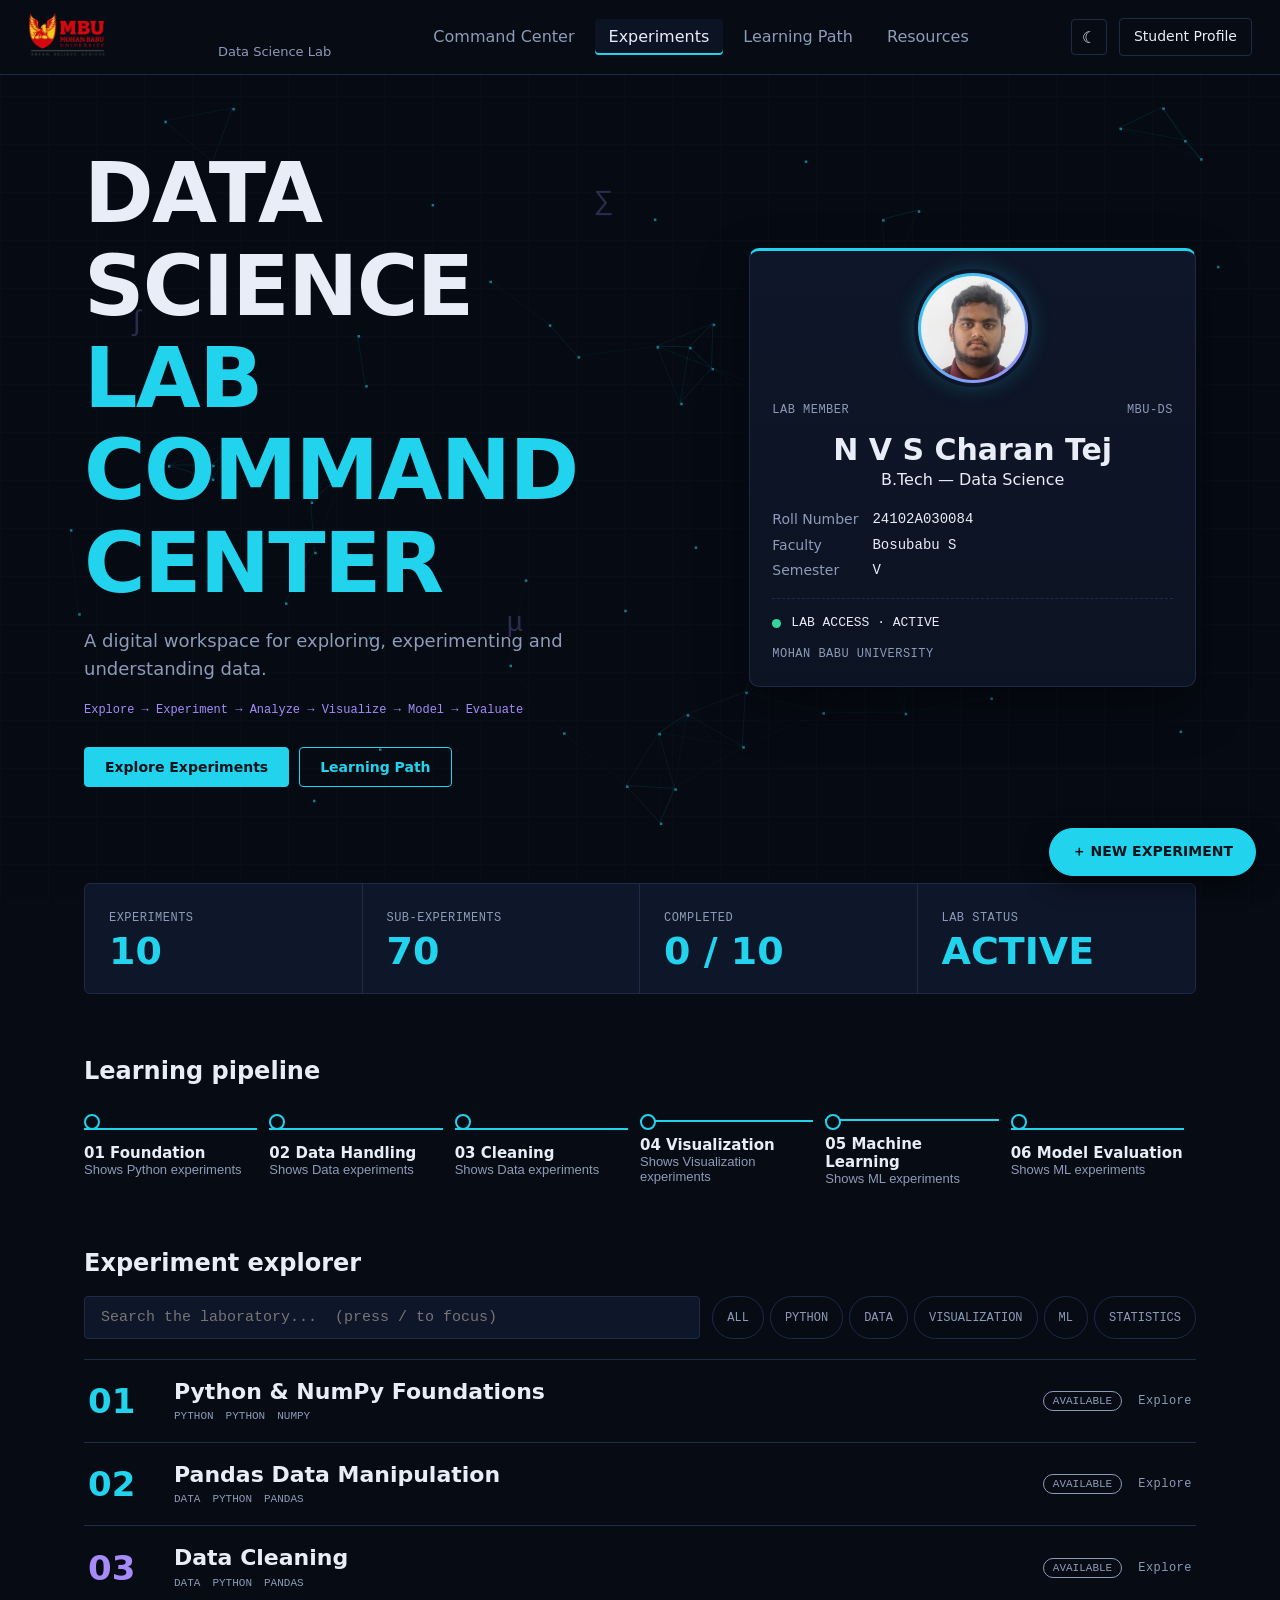
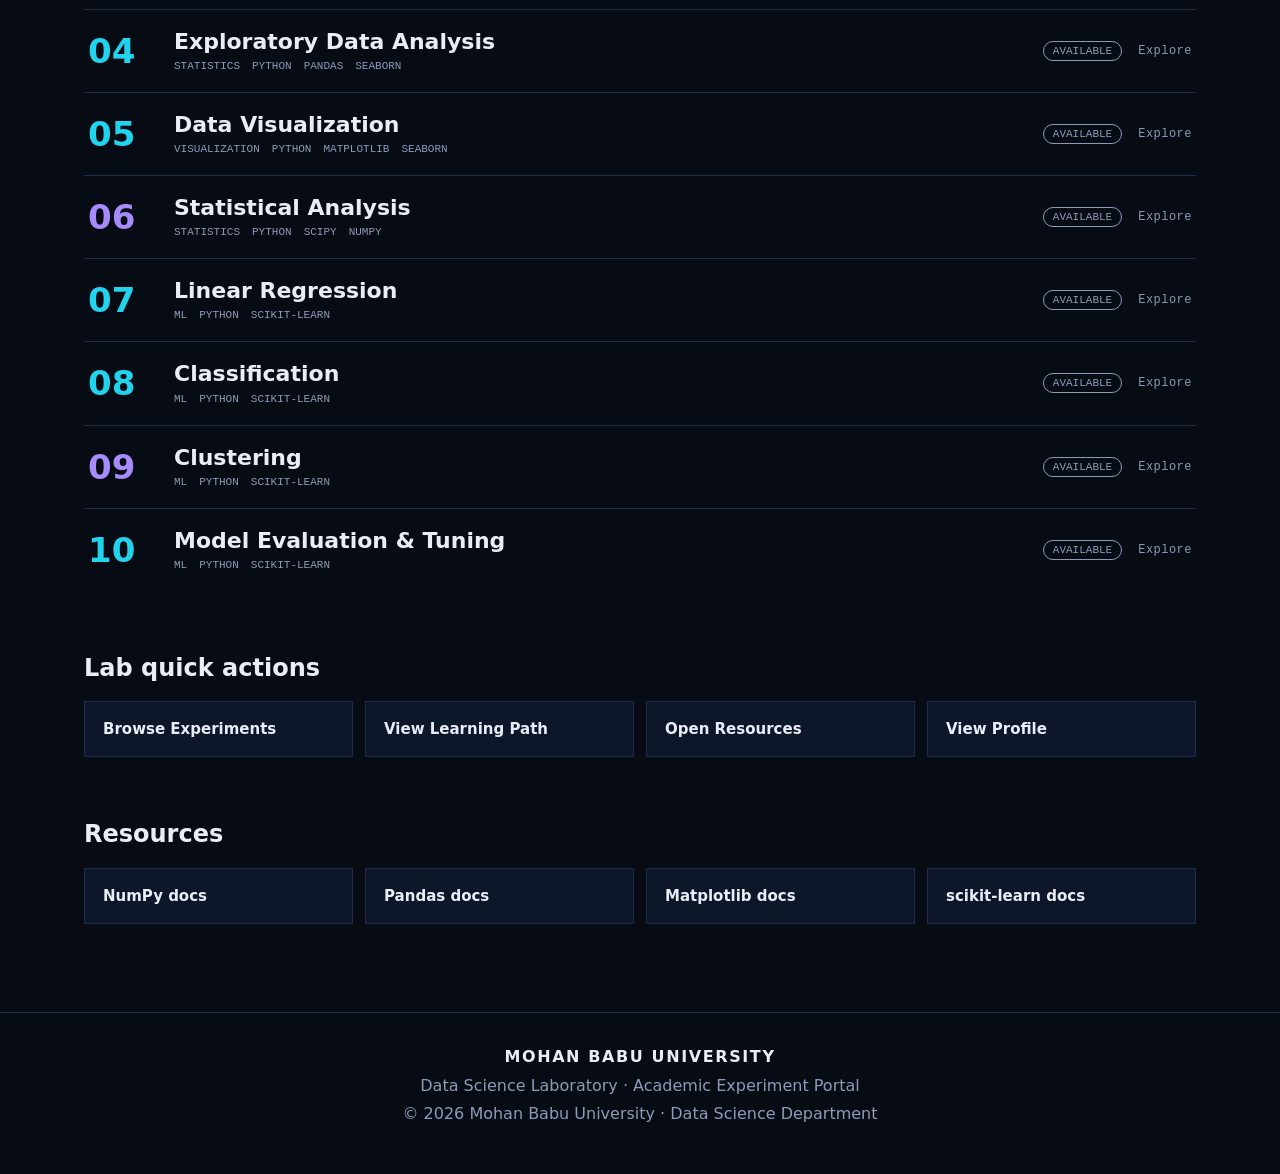
<file: index.html>
<!DOCTYPE html>
<html lang="en" data-theme="dark">

<head>
    <meta charset="utf-8">
    <meta name="viewport" content="width=device-width,initial-scale=1">
    <title>MBU Data Science Lab Command Center</title>
    <link rel="stylesheet" href="css/style.css">
</head>

<body>
    <header id="hdr"></header>
    <main id="top">
        <section class="hero" aria-label="Introduction"><canvas id="bg" aria-hidden="true"></canvas>
            <span class="sym" style="top:14%;left:46%">∑</span><span class="sym"
                style="top:70%;left:38%;animation-delay:2s">μ</span><span class="sym"
                style="top:30%;left:4%;animation-delay:4s">∫</span>
            <div>
                <h1>DATA SCIENCE<span>LAB COMMAND CENTER</span></h1>
                <p class="lead">A digital workspace for exploring, experimenting and understanding data.</p>
                <div class="flow">Explore → Experiment → Analyze → Visualize → Model → Evaluate</div>
                <a class="btn" href="#explorer">Explore Experiments</a><a class="btn g" href="#pipeline">Learning
                    Path</a>
            </div>
            <aside class="badge" id="badge" aria-label="Student lab badge">
                <div class="profile-photo" role="img" aria-label="Student logo for N V S Charan Tej">
                    <img src="assets/profile-photo.jpeg" alt="Profile photo of N V S Charan Tej">
                </div>

<div class="k">
    <span>LAB MEMBER</span>
    <span>MBU-DS</span>
</div>

<h2>N V S Charan Tej</h2>
<div>B.Tech — Data Science</div>

<dl>
    <dt>Roll Number</dt>
    <dd>24102A030084</dd>

    <dt>Faculty</dt>
    <dd>Bosubabu S</dd>

    <dt>Semester</dt>
    <dd>V</dd>
                </dl>
                <div class="acc"><span class="dot"></span>LAB ACCESS · ACTIVE</div>
                <div class="k" style="margin-top:12px">MOHAN BABU UNIVERSITY</div>
            </aside>
        </section>
        <section aria-label="Lab analytics">
            <div class="stats" id="stats"></div>
        </section>
        <section id="pipeline">
            <h2>Learning pipeline</h2>
            <div class="pipe" id="pipe"></div>
        </section>
        <section id="explorer">
            <h2>Experiment explorer</h2>
            <div class="bar"><input id="q" type="search" placeholder="Search the laboratory...  (press / to focus)"
                    aria-label="Search experiments">
                <div class="chips" id="chips" role="group" aria-label="Filter"></div>
            </div>
            <div id="list" aria-live="polite"></div>
        </section>
        <section id="actions">
            <h2>Lab quick actions</h2>
            <div class="qa"><a href="#explorer">Browse Experiments</a><a href="#pipeline">View Learning Path</a><a
                    href="#resources">Open Resources</a><a href="#badge">View Profile</a></div>
        </section>
        <section id="resources">
            <h2>Resources</h2>
            <div class="qa" id="res"></div>
        </section>
    </main>
    <button class="btn fab" id="add">＋ NEW EXPERIMENT</button>
    <dialog id="dlg" aria-label="New experiment">
        <h2>New experiment</h2>
        <form id="frm" method="dialog"></form>
    </dialog>
    <footer id="ftr"></footer>
    <script src="js/data.js"></script>
    <script src="js/index.js"></script>
</body>

</html>
</file>
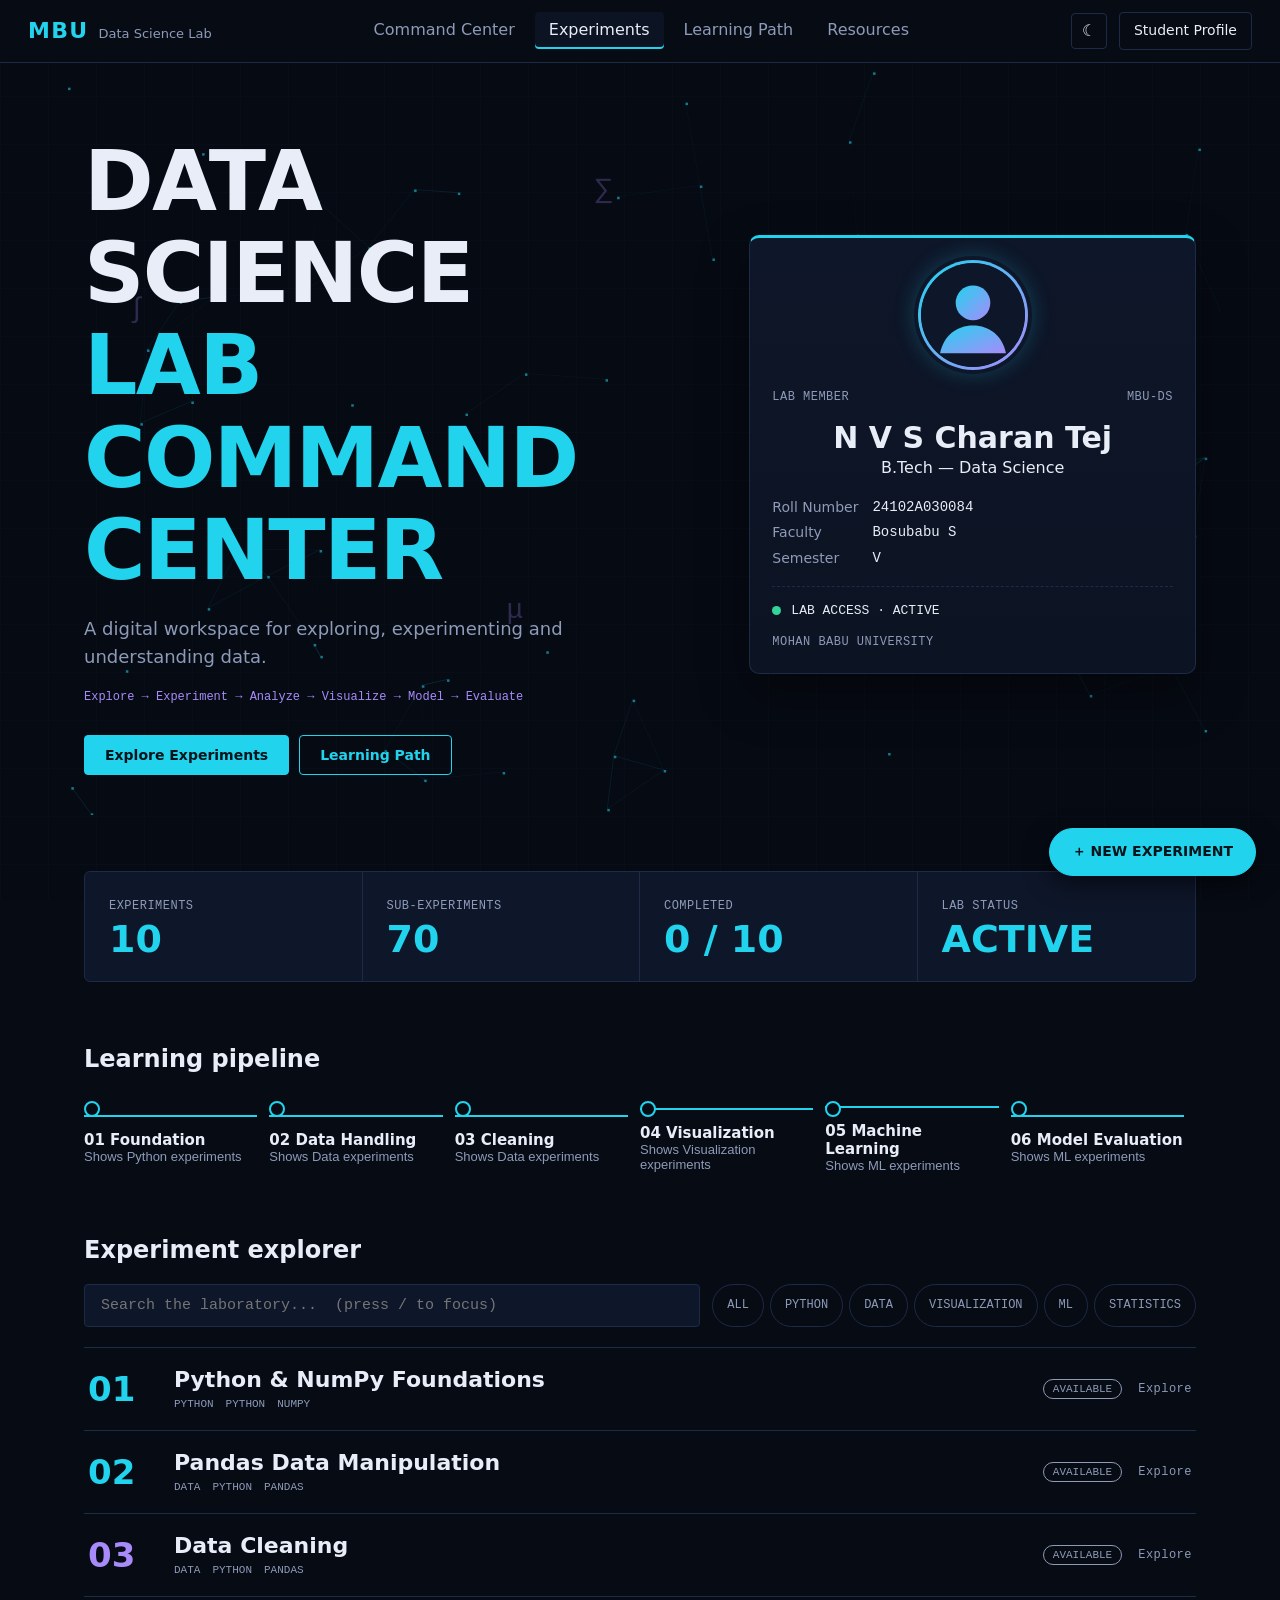
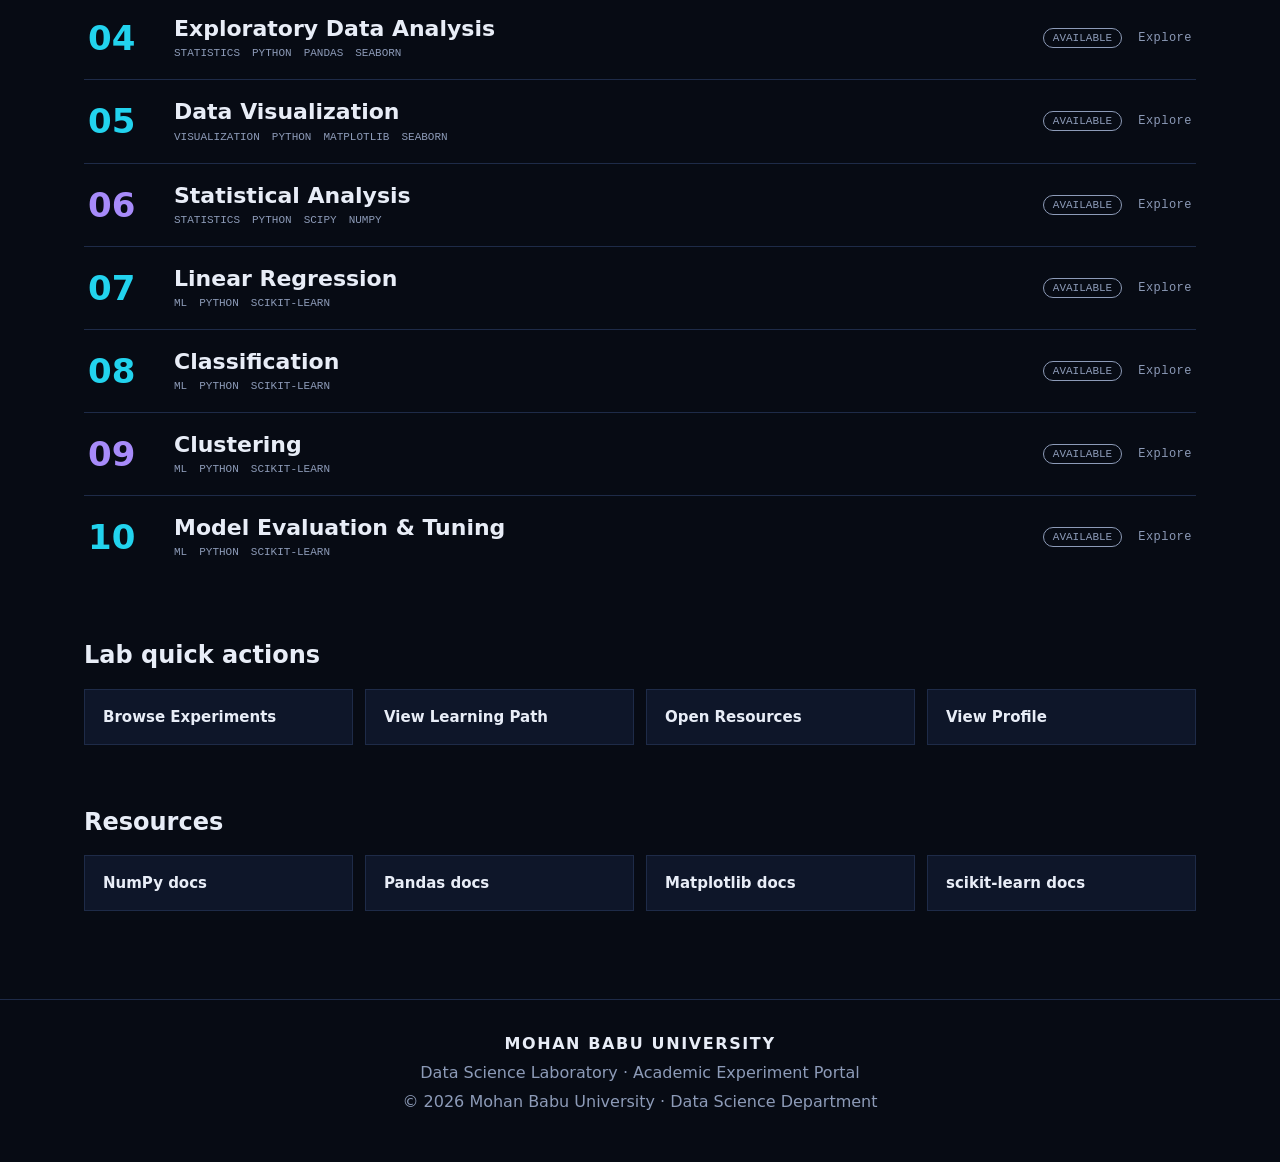
<file: lab/index.html>
<!DOCTYPE html>
<html lang="en" data-theme="dark">

<head>
    <meta charset="utf-8">
    <meta name="viewport" content="width=device-width,initial-scale=1">
    <title>MBU Data Science Lab Command Center</title>
    <link rel="stylesheet" href="css/style.css">
</head>

<body>
    <header id="hdr"></header>
    <main id="top">
        <section class="hero" aria-label="Introduction"><canvas id="bg" aria-hidden="true"></canvas>
            <span class="sym" style="top:14%;left:46%">∑</span><span class="sym"
                style="top:70%;left:38%;animation-delay:2s">μ</span><span class="sym"
                style="top:30%;left:4%;animation-delay:4s">∫</span>
            <div>
                <h1>DATA SCIENCE<span>LAB COMMAND CENTER</span></h1>
                <p class="lead">A digital workspace for exploring, experimenting and understanding data.</p>
                <div class="flow">Explore → Experiment → Analyze → Visualize → Model → Evaluate</div>
                <a class="btn" href="#explorer">Explore Experiments</a><a class="btn g" href="#pipeline">Learning
                    Path</a>
            </div>
            <aside class="badge" id="badge" aria-label="Student lab badge">
                <div class="profile-photo" role="img" aria-label="Student logo for N V S Charan Tej">
                    <svg viewBox="0 0 120 120" xmlns="http://www.w3.org/2000/svg">
                        <defs>
                            <linearGradient id="av" x1="0" y1="0" x2="1" y2="1">
                                <stop offset="0" stop-color="#22d3ee"/>
                                <stop offset="1" stop-color="#a78bfa"/>
                            </linearGradient>
                        </defs>
                        <circle cx="60" cy="60" r="60" fill="#0e1629"/>
                        <circle cx="60" cy="46" r="20" fill="url(#av)"/>
                        <path d="M22 104c4-20 19-32 38-32s34 12 38 32" fill="url(#av)"/>
                    </svg>
                </div>

<div class="k">
    <span>LAB MEMBER</span>
    <span>MBU-DS</span>
</div>

<h2>N V S Charan Tej</h2>
<div>B.Tech — Data Science</div>

<dl>
    <dt>Roll Number</dt>
    <dd>24102A030084</dd>

    <dt>Faculty</dt>
    <dd>Bosubabu S</dd>

    <dt>Semester</dt>
    <dd>V</dd>
                </dl>
                <div class="acc"><span class="dot"></span>LAB ACCESS · ACTIVE</div>
                <div class="k" style="margin-top:12px">MOHAN BABU UNIVERSITY</div>
            </aside>
        </section>
        <section aria-label="Lab analytics">
            <div class="stats" id="stats"></div>
        </section>
        <section id="pipeline">
            <h2>Learning pipeline</h2>
            <div class="pipe" id="pipe"></div>
        </section>
        <section id="explorer">
            <h2>Experiment explorer</h2>
            <div class="bar"><input id="q" type="search" placeholder="Search the laboratory...  (press / to focus)"
                    aria-label="Search experiments">
                <div class="chips" id="chips" role="group" aria-label="Filter"></div>
            </div>
            <div id="list" aria-live="polite"></div>
        </section>
        <section id="actions">
            <h2>Lab quick actions</h2>
            <div class="qa"><a href="#explorer">Browse Experiments</a><a href="#pipeline">View Learning Path</a><a
                    href="#resources">Open Resources</a><a href="#badge">View Profile</a></div>
        </section>
        <section id="resources">
            <h2>Resources</h2>
            <div class="qa" id="res"></div>
        </section>
    </main>
    <button class="btn fab" id="add">＋ NEW EXPERIMENT</button>
    <dialog id="dlg" aria-label="New experiment">
        <h2>New experiment</h2>
        <form id="frm" method="dialog"></form>
    </dialog>
    <footer id="ftr"></footer>
    <script src="js/data.js"></script>
    <script src="js/index.js"></script>
</body>

</html>
</file>
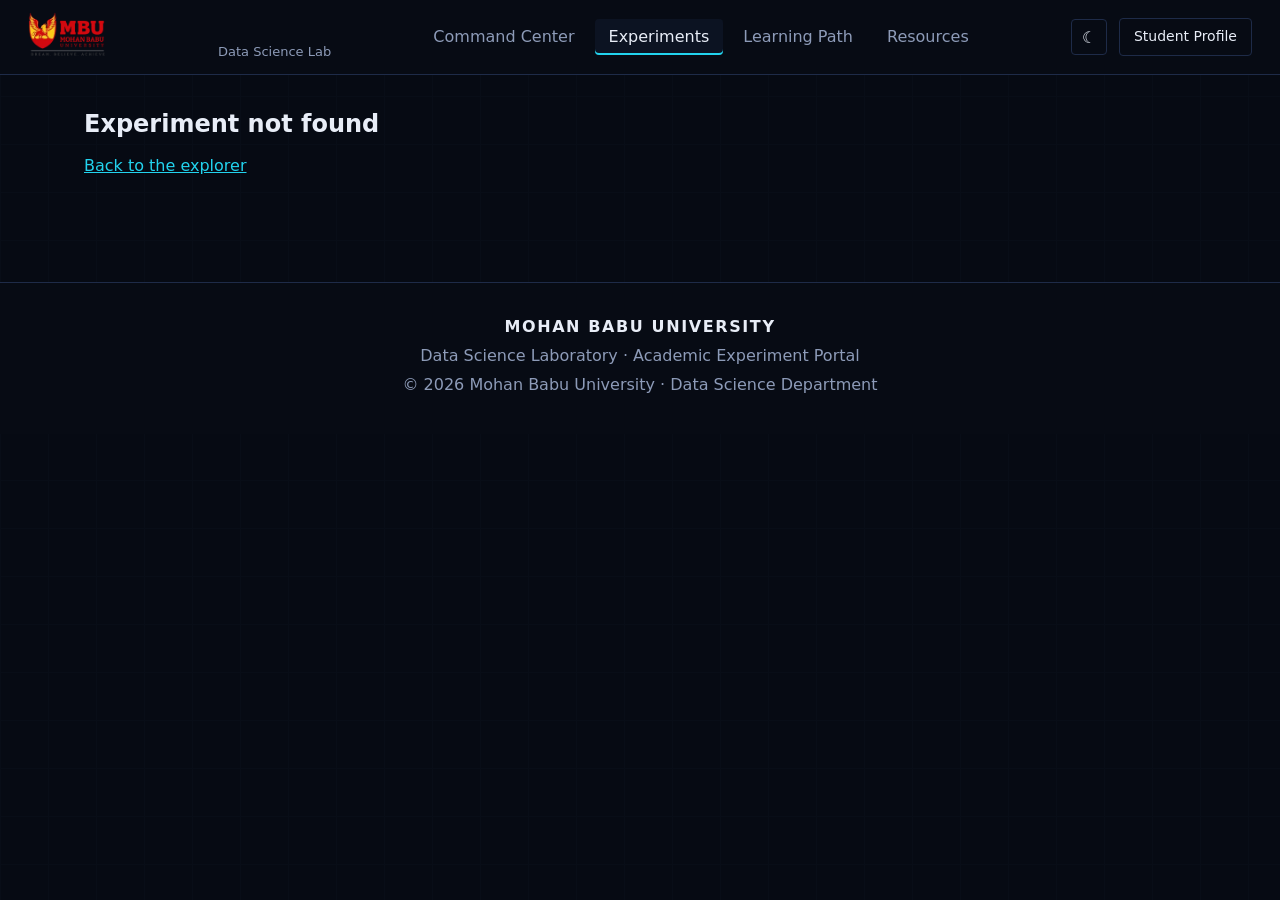
<file: experiment.html>
<!DOCTYPE html><html lang="en" data-theme="dark"><head><meta charset="utf-8"><meta name="viewport" content="width=device-width,initial-scale=1"><title>Experiment · MBU Data Science Lab</title><link rel="stylesheet" href="css/style.css"></head><body><header id="hdr"></header><main id="app"></main><footer id="ftr"></footer><script src="js/data.js"></script><script src="js/experiment.js"></script></body></html>
</file>
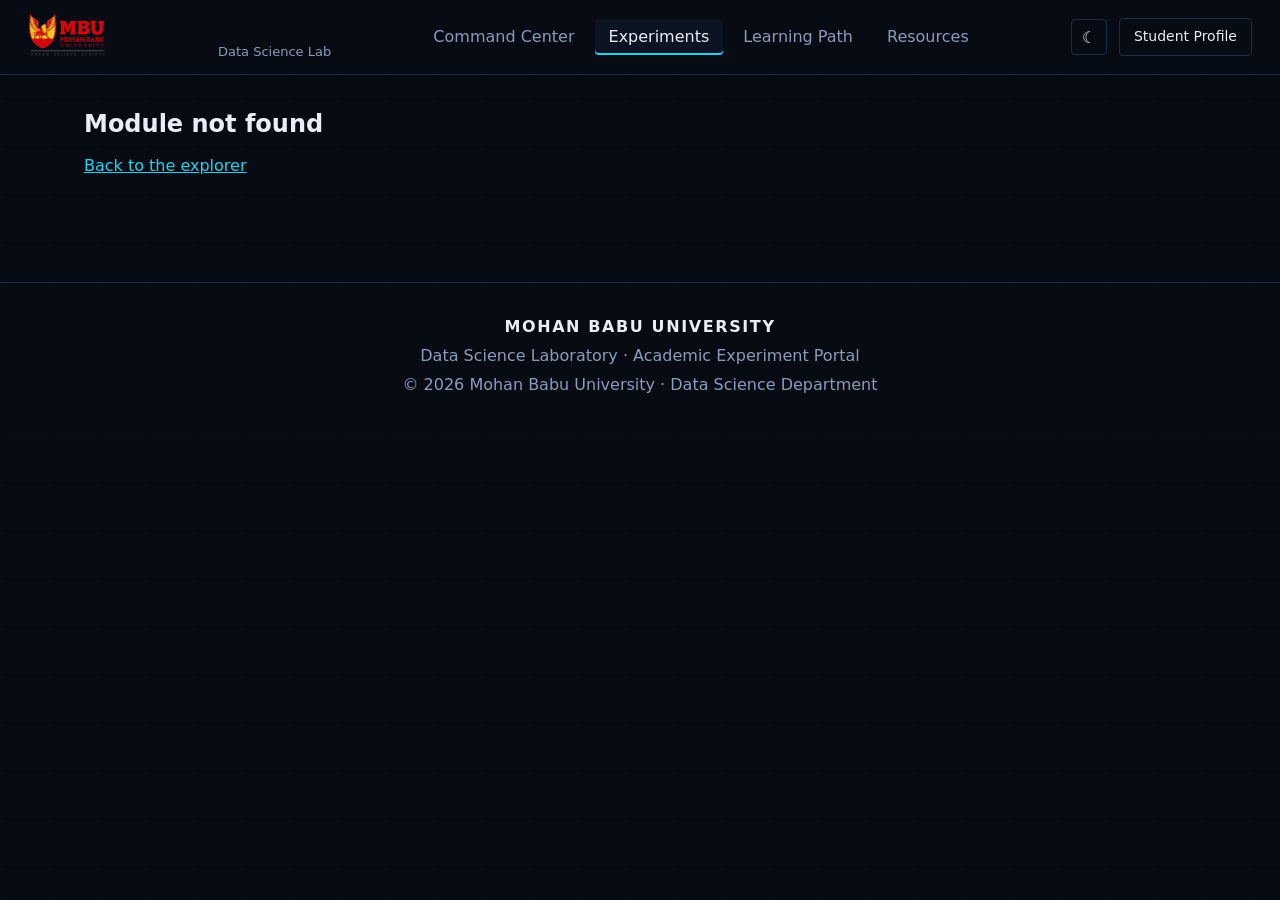
<file: subexperiment.html>
<!DOCTYPE html><html lang="en" data-theme="dark"><head><meta charset="utf-8"><meta name="viewport" content="width=device-width,initial-scale=1"><title>Module · MBU Data Science Lab</title><link rel="stylesheet" href="css/style.css"></head><body><header id="hdr"></header><main id="app"></main><footer id="ftr"></footer><script src="js/data.js"></script><script src="js/subexperiment.js"></script></body></html>
</file>
<file: css/style.css>
:root {
    --bg: #070b14;
    --bg2: #0c1322;
    --pn: #0e1629;
    --ln: #1e2b48;
    --tx: #e8edf7;
    --mu: #8d9bb8;
    --cy: #22d3ee;
    --vi: #a78bfa;
    --ok: #34d399;
    --wa: #fbbf24;
    --cd: #04070d;
    --hf: Bahnschrift, "Segoe UI Variable Display", "Trebuchet MS", system-ui, sans-serif;
    --mf: ui-monospace, "Cascadia Code", Consolas, monospace
}

[data-theme=light] {
    --bg: #f2f4f9;
    --bg2: #e7ebf4;
    --pn: #fff;
    --ln: #c9d2e3;
    --tx: #111a2e;
    --mu: #4b5a78;
    --cy: #0b6f8a;
    --vi: #5b21b6;
    --ok: #047857;
    --wa: #92400e
}

* {
    box-sizing: border-box
}

html {
    scroll-behavior: smooth;
    scroll-padding-top: 70px
}

body {
    margin: 0;
    background: var(--bg);
    color: var(--tx);
    font: 16px/1.55 "Segoe UI", system-ui, sans-serif;
    background-image: linear-gradient(var(--ln) 1px, transparent 1px), linear-gradient(90deg, var(--ln) 1px, transparent 1px);
    background-size: 48px 48px;
    background-attachment: fixed;
    animation: in .5s
}

body::before {
    content: "";
    position: fixed;
    inset: 0;
    background: var(--bg);
    opacity: .93;
    z-index: -1
}

@keyframes in {
    from {
        opacity: 0
    }
}

a {
    color: var(--cy)
}

h1,
h2,
h3 {
    font-family: var(--hf);
    margin: 0;
    line-height: 1.1
}

:focus-visible {
    outline: 2px solid var(--cy);
    outline-offset: 2px
}

header#hdr {
    position: sticky;
    top: 0;
    z-index: 20;
    display: flex;
    align-items: center;
    gap: 24px;
    padding: 12px 28px;
    background: var(--bg);
    border-bottom: 1px solid var(--ln)
}

.brand {
    display: flex;
    align-items: baseline;
    gap: 10px;
    text-decoration: none;
    color: var(--tx);
    font-family: var(--hf)
}

.brand .mbu-logo {
    width: 180px;
    height: 44px;
    object-fit: contain;
    object-position: left center;
}

.brand b {
    font-size: 22px;
    color: var(--cy);
    letter-spacing: .06em
}

.brand span {
    font-size: 13px;
    color: var(--mu)
}

#nav {
    display: flex;
    gap: 6px;
    margin: 0 auto
}

#nav a {
    color: var(--mu);
    text-decoration: none;
    padding: 6px 14px;
    border-radius: 4px
}

#nav a:hover,
#nav a.on {
    color: var(--tx);
    background: var(--bg2)
}

#nav a.on {
    box-shadow: inset 0 -2px var(--cy)
}

.hr {
    display: flex;
    gap: 12px;
    align-items: center
}

.ib {
    background: none;
    border: 1px solid var(--ln);
    color: var(--tx);
    width: 36px;
    height: 36px;
    border-radius: 4px;
    cursor: pointer;
    font-size: 16px
}

.ib:hover {
    border-color: var(--cy)
}

.prof {
    color: var(--tx);
    text-decoration: none;
    border: 1px solid var(--ln);
    padding: 7px 14px;
    border-radius: 4px;
    font-size: 14px
}

.prof:hover {
    border-color: var(--vi)
}

.burger {
    display: none;
    margin-left: auto;
    background: none;
    border: 1px solid var(--ln);
    color: var(--tx);
    font-size: 20px;
    padding: 4px 10px;
    border-radius: 4px
}

main {
    max-width: 1160px;
    margin: 0 auto;
    padding: 0 24px 80px
}

section {
    padding: 56px 0 8px
}

.k {
    font-family: var(--mf);
    font-size: 12px;
    color: var(--mu);
    letter-spacing: .04em
}

.btn {
    display: inline-block;
    cursor: pointer;
    font: 600 14px var(--hf);
    padding: 11px 20px;
    border-radius: 4px;
    border: 1px solid var(--cy);
    background: var(--cy);
    color: #04141a;
    text-decoration: none;
    transition: transform .15s
}

.btn:hover {
    transform: translateY(-2px)
}

.btn:active {
    transform: none
}

.btn.g {
    background: none;
    color: var(--cy)
}

.btn.s {
    padding: 6px 12px;
    font-size: 13px
}

/* hero */
.hero {
    position: relative;
    display: grid;
    grid-template-columns: 1.4fr 1fr;
    gap: 40px;
    align-items: center;
    padding: 72px 0 40px;
    min-height: 520px
}

#bg {
    position: absolute;
    inset: 0 -24px;
    width: calc(100% + 48px);
    height: 100%;
    z-index: -1;
    opacity: .7
}

.hero h1 {
    font-size: clamp(40px, 7vw, 84px);
    letter-spacing: -.02em
}

.hero h1 span {
    display: block;
    color: var(--cy)
}

.hero p.lead {
    max-width: 44ch;
    color: var(--mu);
    font-size: 18px
}

.flow {
    font-family: var(--mf);
    font-size: 12px;
    color: var(--vi);
    margin: 18px 0 28px
}

.hero .btn {
    margin-right: 10px
}

.sym {
    position: absolute;
    font-family: var(--mf);
    color: var(--vi);
    opacity: .25;
    font-size: 28px;
    animation: fl 8s ease-in-out infinite
}

@keyframes fl {
    50% {
        transform: translateY(-14px)
    }
}

.badge {
    border: 1px solid var(--ln);
    background: linear-gradient(180deg, var(--pn), var(--bg2));
    padding: 22px;
    border-radius: 10px;
    position: relative;
    box-shadow: 0 20px 50px #0006;
    border-top: 3px solid var(--cy);
    transition: transform .25s, box-shadow .25s;
    text-align: center;
}

.badge:hover {
    transform: translateY(-6px);
    box-shadow: 0 28px 60px #0008;
}

.badge dl {
    text-align: left;
}

.badge .k {
    display: flex;
    justify-content: space-between
}

.badge h2 {
    font-size: 30px;
    margin: 14px 0 2px
}

.badge dl {
    display: grid;
    grid-template-columns: auto 1fr;
    gap: 4px 14px;
    font-size: 14px;
    margin: 16px 0
}

.badge dt {
    color: var(--mu)
}

.badge dd {
    margin: 0;
    font-family: var(--mf)
}

.acc {
    display: flex;
    align-items: center;
    gap: 10px;
    border-top: 1px dashed var(--ln);
    padding-top: 14px;
    font-family: var(--mf);
    font-size: 13px
}

.dot {
    width: 9px;
    height: 9px;
    border-radius: 50%;
    background: var(--ok);
    box-shadow: 0 0 0 0 var(--ok);
    animation: pu 2s infinite
}

@keyframes pu {
    70% {
        box-shadow: 0 0 0 9px #0000
    }
}

.stats {
    display: grid;
    grid-template-columns: repeat(4, 1fr);
    border: 1px solid var(--ln);
    background: var(--pn);
    border-radius: 6px
}

.stats div {
    padding: 20px 24px;
    border-right: 1px solid var(--ln)
}

.stats div:last-child {
    border: 0
}

.stats b {
    display: block;
    font: 700 38px var(--hf);
    color: var(--cy)
}

/* pipeline */
.pipe {
    display: flex;
    gap: 0;
    margin-top: 24px;
    position: relative
}

.st {
    flex: 1;
    background: none;
    border: 0;
    color: var(--tx);
    text-align: left;
    padding: 0 12px 0 0;
    cursor: pointer;
    position: relative
}

.st::before {
    content: "";
    display: block;
    height: 2px;
    background: var(--ln);
    margin: 10px 0 14px;
    background-image: linear-gradient(90deg, var(--cy), var(--cy));
    background-size: 0 100%;
    background-repeat: no-repeat;
    animation: ln 1.2s forwards;
    animation-delay: calc(var(--i)*.2s)
}

@keyframes ln {
    to {
        background-size: 100% 100%
    }
}

.st::after {
    content: "";
    position: absolute;
    top: 5px;
    left: 0;
    width: 12px;
    height: 12px;
    border-radius: 50%;
    background: var(--bg);
    border: 2px solid var(--cy)
}

.st:hover::after {
    background: var(--cy)
}

.st b {
    display: block;
    font: 600 15px var(--hf)
}

.st span {
    font-size: 13px;
    color: var(--mu)
}

/* explorer */
.bar {
    display: flex;
    gap: 12px;
    flex-wrap: wrap;
    margin: 20px 0
}

.bar input {
    flex: 1;
    min-width: 220px;
    background: var(--pn);
    border: 1px solid var(--ln);
    color: var(--tx);
    padding: 12px 16px;
    border-radius: 4px;
    font: 15px var(--mf)
}

.chips {
    display: flex;
    gap: 6px;
    flex-wrap: wrap
}

.chip {
    background: none;
    border: 1px solid var(--ln);
    color: var(--mu);
    padding: 8px 14px;
    border-radius: 99px;
    cursor: pointer;
    font: 12px var(--mf)
}

.chip.on,
.chip:hover {
    border-color: var(--cy);
    color: var(--cy)
}

.x {
    border-top: 1px solid var(--ln);
    animation: in .4s
}

.x:nth-child(3n) .xh .n {
    color: var(--vi)
}

.xh {
    display: grid;
    grid-template-columns: 70px 1fr auto auto;
    gap: 16px;
    align-items: center;
    width: 100%;
    background: none;
    border: 0;
    color: var(--tx);
    padding: 20px 4px;
    cursor: pointer;
    text-align: left
}

.xh .n {
    font: 700 34px var(--hf);
    color: var(--cy)
}

.xh h3 {
    font-size: 22px
}

.tags {
    font: 11px var(--mf);
    color: var(--mu);
    margin-top: 6px
}

.tags i {
    font-style: normal;
    margin-right: 12px
}

.stt {
    font: 11px var(--mf);
    padding: 3px 9px;
    border-radius: 99px;
    border: 1px solid var(--mu);
    color: var(--mu)
}

.stt.c {
    border-color: var(--ok);
    color: var(--ok)
}

.stt.p {
    border-color: var(--wa);
    color: var(--wa)
}

.xb {
    display: grid;
    grid-template-rows: 0fr;
    transition: grid-template-rows .35s
}

.x:hover .xb,
.x:focus-within .xb,
.x.open .xb {
    grid-template-rows: 1fr
}

.xb>div {
    overflow: hidden
}

.xin {
    padding: 0 4px 22px 86px;
    display: grid;
    grid-template-columns: 1fr 1fr;
    gap: 20px
}

.xin p {
    margin: 0 0 12px;
    color: var(--mu)
}

.mods {
    display: flex;
    gap: 6px;
    flex-wrap: wrap
}

.mods a {
    font: 12px var(--mf);
    border: 1px solid var(--ln);
    color: var(--tx);
    padding: 3px 9px;
    border-radius: 3px;
    text-decoration: none
}

.mods a:hover {
    border-color: var(--cy)
}

.pb {
    height: 8px;
    background: var(--bg2);
    border-radius: 4px;
    overflow: hidden;
    margin: 6px 0
}

.pb i {
    display: block;
    height: 100%;
    background: linear-gradient(90deg, var(--cy), var(--vi));
    width: 0;
    transition: width .8s
}

.act {
    display: flex;
    gap: 8px;
    margin-top: 12px;
    flex-wrap: wrap
}

.empty {
    border: 1px dashed var(--ln);
    padding: 36px;
    text-align: center;
    color: var(--mu);
    border-radius: 6px
}

.qa {
    display: grid;
    grid-template-columns: repeat(4, 1fr);
    gap: 12px;
    margin-top: 20px
}

.qa a {
    border: 1px solid var(--ln);
    padding: 18px;
    color: var(--tx);
    text-decoration: none;
    font: 600 15px var(--hf);
    background: var(--pn);
    transition: .2s
}

.qa a:hover {
    border-color: var(--cy);
    transform: translateY(-3px)
}

.fab {
    position: fixed;
    right: 24px;
    bottom: 24px;
    z-index: 15;
    box-shadow: 0 8px 24px #0008;
    border-radius: 99px;
    padding: 14px 22px
}

dialog {
    background: var(--pn);
    color: var(--tx);
    border: 1px solid var(--ln);
    border-radius: 8px;
    width: min(640px, 94vw);
    max-height: 90vh;
    padding: 24px;
    animation: in .25s
}

dialog::backdrop {
    background: #000a
}

dialog form {
    display: grid;
    grid-template-columns: 1fr 1fr;
    gap: 12px
}

dialog label {
    display: grid;
    gap: 4px;
    font-size: 13px;
    color: var(--mu)
}

dialog .w {
    grid-column: 1/-1
}

dialog input,
dialog select,
dialog textarea {
    background: var(--bg);
    color: var(--tx);
    border: 1px solid var(--ln);
    padding: 9px;
    border-radius: 4px;
    font: 14px var(--mf)
}

footer#ftr {
    border-top: 1px solid var(--ln);
    padding: 32px;
    text-align: center;
    color: var(--mu);
    background: var(--bg)
}

footer strong {
    color: var(--tx);
    letter-spacing: .1em
}

footer p {
    margin: 4px
}

/* experiment workspace */
.crumb {
    padding-top: 36px
}

.exh h1 {
    font-size: clamp(28px, 5vw, 52px);
    margin: 10px 0 24px;
    max-width: 20ch
}

.meta {
    display: grid;
    grid-template-columns: repeat(4, 1fr);
    gap: 1px;
    background: var(--ln);
    border: 1px solid var(--ln)
}

.meta div {
    background: var(--pn);
    padding: 14px 18px
}

.meta b {
    display: block;
    font: 600 16px var(--hf);
    margin-top: 2px
}

.res {
    display: flex;
    flex-wrap: wrap;
    margin: 20px 0;
    border: 1px solid var(--ln)
}

.res a {
    flex: 1;
    padding: 14px;
    text-align: center;
    color: var(--tx);
    text-decoration: none;
    font: 600 13px var(--mf);
    border-right: 1px solid var(--ln);
    background: var(--pn)
}

.res a:hover {
    background: var(--cy);
    color: #04141a
}

.two {
    display: grid;
    grid-template-columns: 1.4fr 1fr;
    gap: 32px;
    margin-top: 32px
}

.brief h3,
.side h3,
.nb h3 {
    font-size: 13px;
    font-family: var(--mf);
    color: var(--cy);
    margin: 22px 0 6px;
    font-weight: 500
}

.brief p {
    margin: 0;
    max-width: 68ch
}

.flowv {
    margin: 0;
    padding: 0;
    list-style: none;
    position: relative
}

.flowv li {
    border: 1px solid var(--ln);
    background: var(--pn);
    padding: 10px 14px;
    margin-bottom: 26px;
    position: relative;
    font: 600 14px var(--hf)
}

.flowv li:not(:last-child)::after {
    content: "";
    position: absolute;
    left: 50%;
    top: 100%;
    height: 26px;
    width: 2px;
    background: var(--ln)
}

.flowv li:not(:last-child)::before {
    content: "";
    position: absolute;
    left: calc(50% - 2px);
    top: 100%;
    width: 6px;
    height: 6px;
    border-radius: 50%;
    background: var(--cy);
    z-index: 2;
    animation: dr 1.6s infinite linear;
    animation-delay: calc(var(--i)*.25s)
}

@keyframes dr {
    from {
        transform: translateY(0)
    }

    to {
        transform: translateY(26px)
    }
}

.di {
    display: grid;
    grid-template-columns: 110px 70px 1fr;
    gap: 10px;
    align-items: center;
    font-size: 14px;
    margin: 8px 0
}

.di .pb {
    margin: 0
}

.mod {
    display: grid;
    grid-template-columns: 48px 1fr auto;
    gap: 16px;
    align-items: center;
    border-top: 1px solid var(--ln);
    padding: 16px 4px
}

.mod .l {
    font: 700 28px var(--hf);
    color: var(--vi)
}

.mod p {
    margin: 0;
    color: var(--mu);
    font-size: 14px
}

/* notebook */
.nbx {
    display: grid;
    grid-template-columns: 240px 1fr;
    gap: 32px;
    margin-top: 28px
}

.nbn {
    position: sticky;
    top: 80px;
    align-self: start;
    display: grid;
    gap: 2px
}

.nbn a {
    padding: 8px 12px;
    color: var(--mu);
    text-decoration: none;
    border-left: 2px solid var(--ln);
    font-size: 14px
}

.nbn a.on {
    color: var(--tx);
    border-color: var(--cy);
    background: var(--bg2)
}

.pn {
    display: flex;
    justify-content: space-between;
    align-items: center;
    gap: 12px;
    margin: 20px 0
}

.pn .ltr {
    display: flex;
    gap: 4px
}

.pn .ltr a {
    width: 34px;
    height: 34px;
    display: grid;
    place-items: center;
    border: 1px solid var(--ln);
    color: var(--mu);
    text-decoration: none;
    font: 600 14px var(--mf)
}

.pn .ltr a.on {
    background: var(--cy);
    color: #04141a;
    border-color: var(--cy)
}

.nb p,
.nb ol {
    margin: 0;
    max-width: 72ch
}

.code,
.con {
    background: var(--cd);
    color: #d6e2ff;
    border: 1px solid var(--ln);
    border-radius: 6px;
    overflow: hidden
}

.code>div,
.con>div {
    display: flex;
    justify-content: space-between;
    align-items: center;
    padding: 8px 14px;
    border-bottom: 1px solid #1b2742;
    font: 12px var(--mf);
    color: #8d9bb8
}

pre {
    margin: 0;
    padding: 16px;
    overflow: auto;
    font: 14px/1.6 var(--mf)
}

.con pre {
    color: var(--ok)
}

.code button {
    background: none;
    border: 1px solid #33456c;
    color: #cfe;
    padding: 3px 12px;
    border-radius: 3px;
    cursor: pointer;
    font: 12px var(--mf)
}

.vz {
    display: grid;
    gap: 8px;
    max-width: 420px
}

.vz div {
    display: grid;
    grid-template-columns: 120px 1fr 40px;
    gap: 10px;
    align-items: center;
    font-size: 13px
}

.vz .pb {
    margin: 0
}

@media(max-width:900px) {
    #nav {
        display: none;
        position: absolute;
        top: 100%;
        left: 0;
        right: 0;
        flex-direction: column;
        background: var(--bg);
        padding: 12px;
        border-bottom: 1px solid var(--ln)
    }

    #nav.open {
        display: flex
    }

    .burger {
        display: block
    }

    .hr .prof {
        display: none
    }

    .hero,
    .two,
    .nbx,
    .xin {
        grid-template-columns: 1fr
    }

    .xin {
        padding-left: 4px
    }

    .stats,
    .qa,
    .meta {
        grid-template-columns: 1fr 1fr
    }

    .stats div:nth-child(2) {
        border-right: 0
    }

    .pipe {
        flex-direction: column
    }

    .st {
        padding: 0 0 18px 28px;
        border-left: 2px solid var(--ln);
        margin-left: 6px
    }

    .st::before {
        display: none
    }

    .st::after {
        left: -8px;
        top: 2px
    }

    .nbn {
        position: static;
        order: -1
    }

    .xh {
        grid-template-columns: 50px 1fr
    }

    .xh .stt {
        display: none
    }
}

@media(prefers-reduced-motion:reduce) {

    *,
    *::before,
    *::after {
        animation: none !important;
        transition: none !important;
        scroll-behavior: auto !important
    }
}
.profile-photo {
    width: 110px;
    height: 110px;
    margin: 0 auto 18px;
    border-radius: 50%;
    overflow: hidden;
    padding: 3px;
    background: linear-gradient(135deg, var(--cy), var(--vi));
    box-shadow: 0 0 0 4px var(--pn), 0 0 24px #22d3ee55;
    transition: transform .25s, box-shadow .25s;
}

.profile-photo:hover {
    transform: scale(1.06);
    box-shadow: 0 0 0 4px var(--pn), 0 0 36px #a78bfa88;
}

.profile-photo svg,
.profile-photo img {
    width: 100%;
    height: 100%;
    object-fit: cover;
    border-radius: 50%;
    display: block;
    background: var(--pn);
}

.profile-photo img {
    padding: 0;
}

@media(max-width:600px) {
    header#hdr {
        padding: 10px 16px;
        gap: 12px;
    }

    .brand .mbu-logo {
        width: 145px;
        height: 36px;
    }

    .brand span {
        display: none;
    }
}
</file>
<file: lab/css/style.css>
:root {
    --bg: #070b14;
    --bg2: #0c1322;
    --pn: #0e1629;
    --ln: #1e2b48;
    --tx: #e8edf7;
    --mu: #8d9bb8;
    --cy: #22d3ee;
    --vi: #a78bfa;
    --ok: #34d399;
    --wa: #fbbf24;
    --cd: #04070d;
    --hf: Bahnschrift, "Segoe UI Variable Display", "Trebuchet MS", system-ui, sans-serif;
    --mf: ui-monospace, "Cascadia Code", Consolas, monospace
}

[data-theme=light] {
    --bg: #f2f4f9;
    --bg2: #e7ebf4;
    --pn: #fff;
    --ln: #c9d2e3;
    --tx: #111a2e;
    --mu: #4b5a78;
    --cy: #0b6f8a;
    --vi: #5b21b6;
    --ok: #047857;
    --wa: #92400e
}

* {
    box-sizing: border-box
}

html {
    scroll-behavior: smooth;
    scroll-padding-top: 70px
}

body {
    margin: 0;
    background: var(--bg);
    color: var(--tx);
    font: 16px/1.55 "Segoe UI", system-ui, sans-serif;
    background-image: linear-gradient(var(--ln) 1px, transparent 1px), linear-gradient(90deg, var(--ln) 1px, transparent 1px);
    background-size: 48px 48px;
    background-attachment: fixed;
    animation: in .5s
}

body::before {
    content: "";
    position: fixed;
    inset: 0;
    background: var(--bg);
    opacity: .93;
    z-index: -1
}

@keyframes in {
    from {
        opacity: 0
    }
}

a {
    color: var(--cy)
}

h1,
h2,
h3 {
    font-family: var(--hf);
    margin: 0;
    line-height: 1.1
}

:focus-visible {
    outline: 2px solid var(--cy);
    outline-offset: 2px
}

header#hdr {
    position: sticky;
    top: 0;
    z-index: 20;
    display: flex;
    align-items: center;
    gap: 24px;
    padding: 12px 28px;
    background: var(--bg);
    border-bottom: 1px solid var(--ln)
}

.brand {
    display: flex;
    align-items: baseline;
    gap: 10px;
    text-decoration: none;
    color: var(--tx);
    font-family: var(--hf)
}

.brand b {
    font-size: 22px;
    color: var(--cy);
    letter-spacing: .06em
}

.brand span {
    font-size: 13px;
    color: var(--mu)
}

#nav {
    display: flex;
    gap: 6px;
    margin: 0 auto
}

#nav a {
    color: var(--mu);
    text-decoration: none;
    padding: 6px 14px;
    border-radius: 4px
}

#nav a:hover,
#nav a.on {
    color: var(--tx);
    background: var(--bg2)
}

#nav a.on {
    box-shadow: inset 0 -2px var(--cy)
}

.hr {
    display: flex;
    gap: 12px;
    align-items: center
}

.ib {
    background: none;
    border: 1px solid var(--ln);
    color: var(--tx);
    width: 36px;
    height: 36px;
    border-radius: 4px;
    cursor: pointer;
    font-size: 16px
}

.ib:hover {
    border-color: var(--cy)
}

.prof {
    color: var(--tx);
    text-decoration: none;
    border: 1px solid var(--ln);
    padding: 7px 14px;
    border-radius: 4px;
    font-size: 14px
}

.prof:hover {
    border-color: var(--vi)
}

.burger {
    display: none;
    margin-left: auto;
    background: none;
    border: 1px solid var(--ln);
    color: var(--tx);
    font-size: 20px;
    padding: 4px 10px;
    border-radius: 4px
}

main {
    max-width: 1160px;
    margin: 0 auto;
    padding: 0 24px 80px
}

section {
    padding: 56px 0 8px
}

.k {
    font-family: var(--mf);
    font-size: 12px;
    color: var(--mu);
    letter-spacing: .04em
}

.btn {
    display: inline-block;
    cursor: pointer;
    font: 600 14px var(--hf);
    padding: 11px 20px;
    border-radius: 4px;
    border: 1px solid var(--cy);
    background: var(--cy);
    color: #04141a;
    text-decoration: none;
    transition: transform .15s
}

.btn:hover {
    transform: translateY(-2px)
}

.btn:active {
    transform: none
}

.btn.g {
    background: none;
    color: var(--cy)
}

.btn.s {
    padding: 6px 12px;
    font-size: 13px
}

/* hero */
.hero {
    position: relative;
    display: grid;
    grid-template-columns: 1.4fr 1fr;
    gap: 40px;
    align-items: center;
    padding: 72px 0 40px;
    min-height: 520px
}

#bg {
    position: absolute;
    inset: 0 -24px;
    width: calc(100% + 48px);
    height: 100%;
    z-index: -1;
    opacity: .7
}

.hero h1 {
    font-size: clamp(40px, 7vw, 84px);
    letter-spacing: -.02em
}

.hero h1 span {
    display: block;
    color: var(--cy)
}

.hero p.lead {
    max-width: 44ch;
    color: var(--mu);
    font-size: 18px
}

.flow {
    font-family: var(--mf);
    font-size: 12px;
    color: var(--vi);
    margin: 18px 0 28px
}

.hero .btn {
    margin-right: 10px
}

.sym {
    position: absolute;
    font-family: var(--mf);
    color: var(--vi);
    opacity: .25;
    font-size: 28px;
    animation: fl 8s ease-in-out infinite
}

@keyframes fl {
    50% {
        transform: translateY(-14px)
    }
}

.badge {
    border: 1px solid var(--ln);
    background: linear-gradient(180deg, var(--pn), var(--bg2));
    padding: 22px;
    border-radius: 10px;
    position: relative;
    box-shadow: 0 20px 50px #0006;
    border-top: 3px solid var(--cy);
    transition: transform .25s, box-shadow .25s;
    text-align: center;
}

.badge:hover {
    transform: translateY(-6px);
    box-shadow: 0 28px 60px #0008;
}

.badge dl {
    text-align: left;
}

.badge .k {
    display: flex;
    justify-content: space-between
}

.badge h2 {
    font-size: 30px;
    margin: 14px 0 2px
}

.badge dl {
    display: grid;
    grid-template-columns: auto 1fr;
    gap: 4px 14px;
    font-size: 14px;
    margin: 16px 0
}

.badge dt {
    color: var(--mu)
}

.badge dd {
    margin: 0;
    font-family: var(--mf)
}

.acc {
    display: flex;
    align-items: center;
    gap: 10px;
    border-top: 1px dashed var(--ln);
    padding-top: 14px;
    font-family: var(--mf);
    font-size: 13px
}

.dot {
    width: 9px;
    height: 9px;
    border-radius: 50%;
    background: var(--ok);
    box-shadow: 0 0 0 0 var(--ok);
    animation: pu 2s infinite
}

@keyframes pu {
    70% {
        box-shadow: 0 0 0 9px #0000
    }
}

.stats {
    display: grid;
    grid-template-columns: repeat(4, 1fr);
    border: 1px solid var(--ln);
    background: var(--pn);
    border-radius: 6px
}

.stats div {
    padding: 20px 24px;
    border-right: 1px solid var(--ln)
}

.stats div:last-child {
    border: 0
}

.stats b {
    display: block;
    font: 700 38px var(--hf);
    color: var(--cy)
}

/* pipeline */
.pipe {
    display: flex;
    gap: 0;
    margin-top: 24px;
    position: relative
}

.st {
    flex: 1;
    background: none;
    border: 0;
    color: var(--tx);
    text-align: left;
    padding: 0 12px 0 0;
    cursor: pointer;
    position: relative
}

.st::before {
    content: "";
    display: block;
    height: 2px;
    background: var(--ln);
    margin: 10px 0 14px;
    background-image: linear-gradient(90deg, var(--cy), var(--cy));
    background-size: 0 100%;
    background-repeat: no-repeat;
    animation: ln 1.2s forwards;
    animation-delay: calc(var(--i)*.2s)
}

@keyframes ln {
    to {
        background-size: 100% 100%
    }
}

.st::after {
    content: "";
    position: absolute;
    top: 5px;
    left: 0;
    width: 12px;
    height: 12px;
    border-radius: 50%;
    background: var(--bg);
    border: 2px solid var(--cy)
}

.st:hover::after {
    background: var(--cy)
}

.st b {
    display: block;
    font: 600 15px var(--hf)
}

.st span {
    font-size: 13px;
    color: var(--mu)
}

/* explorer */
.bar {
    display: flex;
    gap: 12px;
    flex-wrap: wrap;
    margin: 20px 0
}

.bar input {
    flex: 1;
    min-width: 220px;
    background: var(--pn);
    border: 1px solid var(--ln);
    color: var(--tx);
    padding: 12px 16px;
    border-radius: 4px;
    font: 15px var(--mf)
}

.chips {
    display: flex;
    gap: 6px;
    flex-wrap: wrap
}

.chip {
    background: none;
    border: 1px solid var(--ln);
    color: var(--mu);
    padding: 8px 14px;
    border-radius: 99px;
    cursor: pointer;
    font: 12px var(--mf)
}

.chip.on,
.chip:hover {
    border-color: var(--cy);
    color: var(--cy)
}

.x {
    border-top: 1px solid var(--ln);
    animation: in .4s
}

.x:nth-child(3n) .xh .n {
    color: var(--vi)
}

.xh {
    display: grid;
    grid-template-columns: 70px 1fr auto auto;
    gap: 16px;
    align-items: center;
    width: 100%;
    background: none;
    border: 0;
    color: var(--tx);
    padding: 20px 4px;
    cursor: pointer;
    text-align: left
}

.xh .n {
    font: 700 34px var(--hf);
    color: var(--cy)
}

.xh h3 {
    font-size: 22px
}

.tags {
    font: 11px var(--mf);
    color: var(--mu);
    margin-top: 6px
}

.tags i {
    font-style: normal;
    margin-right: 12px
}

.stt {
    font: 11px var(--mf);
    padding: 3px 9px;
    border-radius: 99px;
    border: 1px solid var(--mu);
    color: var(--mu)
}

.stt.c {
    border-color: var(--ok);
    color: var(--ok)
}

.stt.p {
    border-color: var(--wa);
    color: var(--wa)
}

.xb {
    display: grid;
    grid-template-rows: 0fr;
    transition: grid-template-rows .35s
}

.x:hover .xb,
.x:focus-within .xb,
.x.open .xb {
    grid-template-rows: 1fr
}

.xb>div {
    overflow: hidden
}

.xin {
    padding: 0 4px 22px 86px;
    display: grid;
    grid-template-columns: 1fr 1fr;
    gap: 20px
}

.xin p {
    margin: 0 0 12px;
    color: var(--mu)
}

.mods {
    display: flex;
    gap: 6px;
    flex-wrap: wrap
}

.mods a {
    font: 12px var(--mf);
    border: 1px solid var(--ln);
    color: var(--tx);
    padding: 3px 9px;
    border-radius: 3px;
    text-decoration: none
}

.mods a:hover {
    border-color: var(--cy)
}

.pb {
    height: 8px;
    background: var(--bg2);
    border-radius: 4px;
    overflow: hidden;
    margin: 6px 0
}

.pb i {
    display: block;
    height: 100%;
    background: linear-gradient(90deg, var(--cy), var(--vi));
    width: 0;
    transition: width .8s
}

.act {
    display: flex;
    gap: 8px;
    margin-top: 12px;
    flex-wrap: wrap
}

.empty {
    border: 1px dashed var(--ln);
    padding: 36px;
    text-align: center;
    color: var(--mu);
    border-radius: 6px
}

.qa {
    display: grid;
    grid-template-columns: repeat(4, 1fr);
    gap: 12px;
    margin-top: 20px
}

.qa a {
    border: 1px solid var(--ln);
    padding: 18px;
    color: var(--tx);
    text-decoration: none;
    font: 600 15px var(--hf);
    background: var(--pn);
    transition: .2s
}

.qa a:hover {
    border-color: var(--cy);
    transform: translateY(-3px)
}

.fab {
    position: fixed;
    right: 24px;
    bottom: 24px;
    z-index: 15;
    box-shadow: 0 8px 24px #0008;
    border-radius: 99px;
    padding: 14px 22px
}

dialog {
    background: var(--pn);
    color: var(--tx);
    border: 1px solid var(--ln);
    border-radius: 8px;
    width: min(640px, 94vw);
    max-height: 90vh;
    padding: 24px;
    animation: in .25s
}

dialog::backdrop {
    background: #000a
}

dialog form {
    display: grid;
    grid-template-columns: 1fr 1fr;
    gap: 12px
}

dialog label {
    display: grid;
    gap: 4px;
    font-size: 13px;
    color: var(--mu)
}

dialog .w {
    grid-column: 1/-1
}

dialog input,
dialog select,
dialog textarea {
    background: var(--bg);
    color: var(--tx);
    border: 1px solid var(--ln);
    padding: 9px;
    border-radius: 4px;
    font: 14px var(--mf)
}

footer#ftr {
    border-top: 1px solid var(--ln);
    padding: 32px;
    text-align: center;
    color: var(--mu);
    background: var(--bg)
}

footer strong {
    color: var(--tx);
    letter-spacing: .1em
}

footer p {
    margin: 4px
}

/* experiment workspace */
.crumb {
    padding-top: 36px
}

.exh h1 {
    font-size: clamp(28px, 5vw, 52px);
    margin: 10px 0 24px;
    max-width: 20ch
}

.meta {
    display: grid;
    grid-template-columns: repeat(4, 1fr);
    gap: 1px;
    background: var(--ln);
    border: 1px solid var(--ln)
}

.meta div {
    background: var(--pn);
    padding: 14px 18px
}

.meta b {
    display: block;
    font: 600 16px var(--hf);
    margin-top: 2px
}

.res {
    display: flex;
    flex-wrap: wrap;
    margin: 20px 0;
    border: 1px solid var(--ln)
}

.res a {
    flex: 1;
    padding: 14px;
    text-align: center;
    color: var(--tx);
    text-decoration: none;
    font: 600 13px var(--mf);
    border-right: 1px solid var(--ln);
    background: var(--pn)
}

.res a:hover {
    background: var(--cy);
    color: #04141a
}

.two {
    display: grid;
    grid-template-columns: 1.4fr 1fr;
    gap: 32px;
    margin-top: 32px
}

.brief h3,
.side h3,
.nb h3 {
    font-size: 13px;
    font-family: var(--mf);
    color: var(--cy);
    margin: 22px 0 6px;
    font-weight: 500
}

.brief p {
    margin: 0;
    max-width: 68ch
}

.flowv {
    margin: 0;
    padding: 0;
    list-style: none;
    position: relative
}

.flowv li {
    border: 1px solid var(--ln);
    background: var(--pn);
    padding: 10px 14px;
    margin-bottom: 26px;
    position: relative;
    font: 600 14px var(--hf)
}

.flowv li:not(:last-child)::after {
    content: "";
    position: absolute;
    left: 50%;
    top: 100%;
    height: 26px;
    width: 2px;
    background: var(--ln)
}

.flowv li:not(:last-child)::before {
    content: "";
    position: absolute;
    left: calc(50% - 2px);
    top: 100%;
    width: 6px;
    height: 6px;
    border-radius: 50%;
    background: var(--cy);
    z-index: 2;
    animation: dr 1.6s infinite linear;
    animation-delay: calc(var(--i)*.25s)
}

@keyframes dr {
    from {
        transform: translateY(0)
    }

    to {
        transform: translateY(26px)
    }
}

.di {
    display: grid;
    grid-template-columns: 110px 70px 1fr;
    gap: 10px;
    align-items: center;
    font-size: 14px;
    margin: 8px 0
}

.di .pb {
    margin: 0
}

.mod {
    display: grid;
    grid-template-columns: 48px 1fr auto;
    gap: 16px;
    align-items: center;
    border-top: 1px solid var(--ln);
    padding: 16px 4px
}

.mod .l {
    font: 700 28px var(--hf);
    color: var(--vi)
}

.mod p {
    margin: 0;
    color: var(--mu);
    font-size: 14px
}

/* notebook */
.nbx {
    display: grid;
    grid-template-columns: 240px 1fr;
    gap: 32px;
    margin-top: 28px
}

.nbn {
    position: sticky;
    top: 80px;
    align-self: start;
    display: grid;
    gap: 2px
}

.nbn a {
    padding: 8px 12px;
    color: var(--mu);
    text-decoration: none;
    border-left: 2px solid var(--ln);
    font-size: 14px
}

.nbn a.on {
    color: var(--tx);
    border-color: var(--cy);
    background: var(--bg2)
}

.pn {
    display: flex;
    justify-content: space-between;
    align-items: center;
    gap: 12px;
    margin: 20px 0
}

.pn .ltr {
    display: flex;
    gap: 4px
}

.pn .ltr a {
    width: 34px;
    height: 34px;
    display: grid;
    place-items: center;
    border: 1px solid var(--ln);
    color: var(--mu);
    text-decoration: none;
    font: 600 14px var(--mf)
}

.pn .ltr a.on {
    background: var(--cy);
    color: #04141a;
    border-color: var(--cy)
}

.nb p,
.nb ol {
    margin: 0;
    max-width: 72ch
}

.code,
.con {
    background: var(--cd);
    color: #d6e2ff;
    border: 1px solid var(--ln);
    border-radius: 6px;
    overflow: hidden
}

.code>div,
.con>div {
    display: flex;
    justify-content: space-between;
    align-items: center;
    padding: 8px 14px;
    border-bottom: 1px solid #1b2742;
    font: 12px var(--mf);
    color: #8d9bb8
}

pre {
    margin: 0;
    padding: 16px;
    overflow: auto;
    font: 14px/1.6 var(--mf)
}

.con pre {
    color: var(--ok)
}

.code button {
    background: none;
    border: 1px solid #33456c;
    color: #cfe;
    padding: 3px 12px;
    border-radius: 3px;
    cursor: pointer;
    font: 12px var(--mf)
}

.vz {
    display: grid;
    gap: 8px;
    max-width: 420px
}

.vz div {
    display: grid;
    grid-template-columns: 120px 1fr 40px;
    gap: 10px;
    align-items: center;
    font-size: 13px
}

.vz .pb {
    margin: 0
}

@media(max-width:900px) {
    #nav {
        display: none;
        position: absolute;
        top: 100%;
        left: 0;
        right: 0;
        flex-direction: column;
        background: var(--bg);
        padding: 12px;
        border-bottom: 1px solid var(--ln)
    }

    #nav.open {
        display: flex
    }

    .burger {
        display: block
    }

    .hr .prof {
        display: none
    }

    .hero,
    .two,
    .nbx,
    .xin {
        grid-template-columns: 1fr
    }

    .xin {
        padding-left: 4px
    }

    .stats,
    .qa,
    .meta {
        grid-template-columns: 1fr 1fr
    }

    .stats div:nth-child(2) {
        border-right: 0
    }

    .pipe {
        flex-direction: column
    }

    .st {
        padding: 0 0 18px 28px;
        border-left: 2px solid var(--ln);
        margin-left: 6px
    }

    .st::before {
        display: none
    }

    .st::after {
        left: -8px;
        top: 2px
    }

    .nbn {
        position: static;
        order: -1
    }

    .xh {
        grid-template-columns: 50px 1fr
    }

    .xh .stt {
        display: none
    }
}

@media(prefers-reduced-motion:reduce) {

    *,
    *::before,
    *::after {
        animation: none !important;
        transition: none !important;
        scroll-behavior: auto !important
    }
}
.profile-photo {
    width: 110px;
    height: 110px;
    margin: 0 auto 18px;
    border-radius: 50%;
    overflow: hidden;
    padding: 3px;
    background: linear-gradient(135deg, var(--cy), var(--vi));
    box-shadow: 0 0 0 4px var(--pn), 0 0 24px #22d3ee55;
    transition: transform .25s, box-shadow .25s;
}

.profile-photo:hover {
    transform: scale(1.06);
    box-shadow: 0 0 0 4px var(--pn), 0 0 36px #a78bfa88;
}

.profile-photo svg,
.profile-photo img {
    width: 100%;
    height: 100%;
    object-fit: cover;
    border-radius: 50%;
    display: block;
    background: var(--pn);
}
</file>
